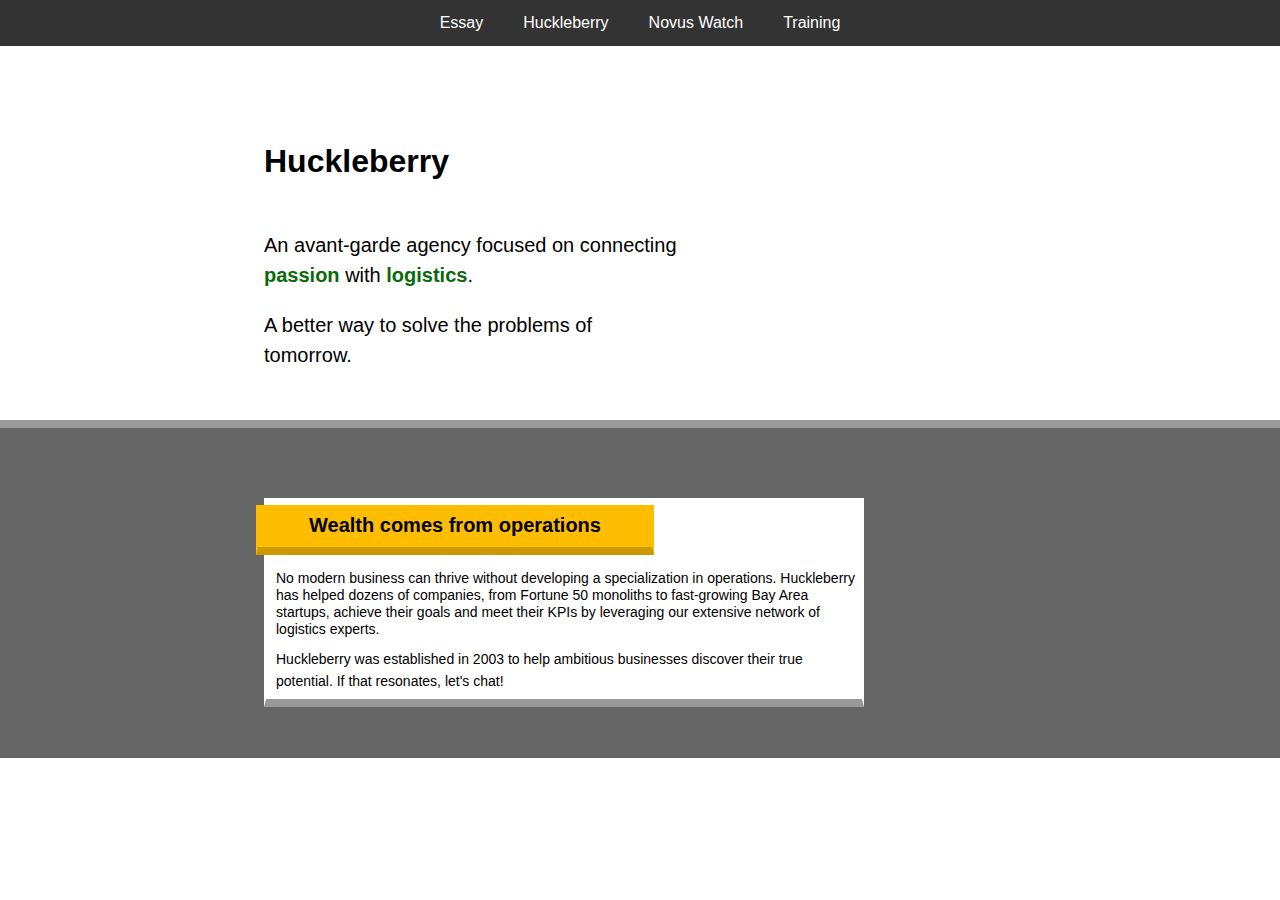
<file: huckleberry.html>
<!DOCTYPE html>
<html lang="en">
  <head>
    <meta charset="UTF-8" />
    <meta name="viewport" content="width=device-width, initial-scale=1.0" />
    <link rel="stylesheet" href="huckleberry.css" />
    <title>Huckleberry</title>
  </head>
  <body>
    <nav class="navbar">
      <ul>
        <li><a href="index.html">Essay</a></li>
        <li><a href="huckleberry.html">Huckleberry</a></li>
        <li><a href="novus-watch.html">Novus Watch</a></li>
        <li><a href="training.html">Training</a></li>
      </ul>
    </nav>
    <div id="header">
      <h1 class="main-heading">Huckleberry</h1>
      <p class="paragraph-1">
        An avant-garde agency focused on connecting
        <strong>passion</strong> with <strong> logistics</strong>.
      </p>

      <p class="paragraph-2">A better way to solve the problems of tomorrow.</p>
    </div>
    <div id="main-content">
      <div class="content-card">
        <h1 class="banner banner-font">Wealth comes from operations</h1>
        <p class="text-1">
          No modern business can thrive without developing a specialization in
          operations. Huckleberry has helped dozens of companies, from Fortune
          50 monoliths to fast-growing Bay Area startups, achieve their goals
          and meet their KPIs by leveraging our extensive network of logistics
          experts.
        </p>
        <p class="text-2">
          Huckleberry was established in 2003 to help ambitious businesses
          discover their true potential. If that resonates, let's chat!
        </p>
      </div>
    </div>
  </body>
</html>
</file>
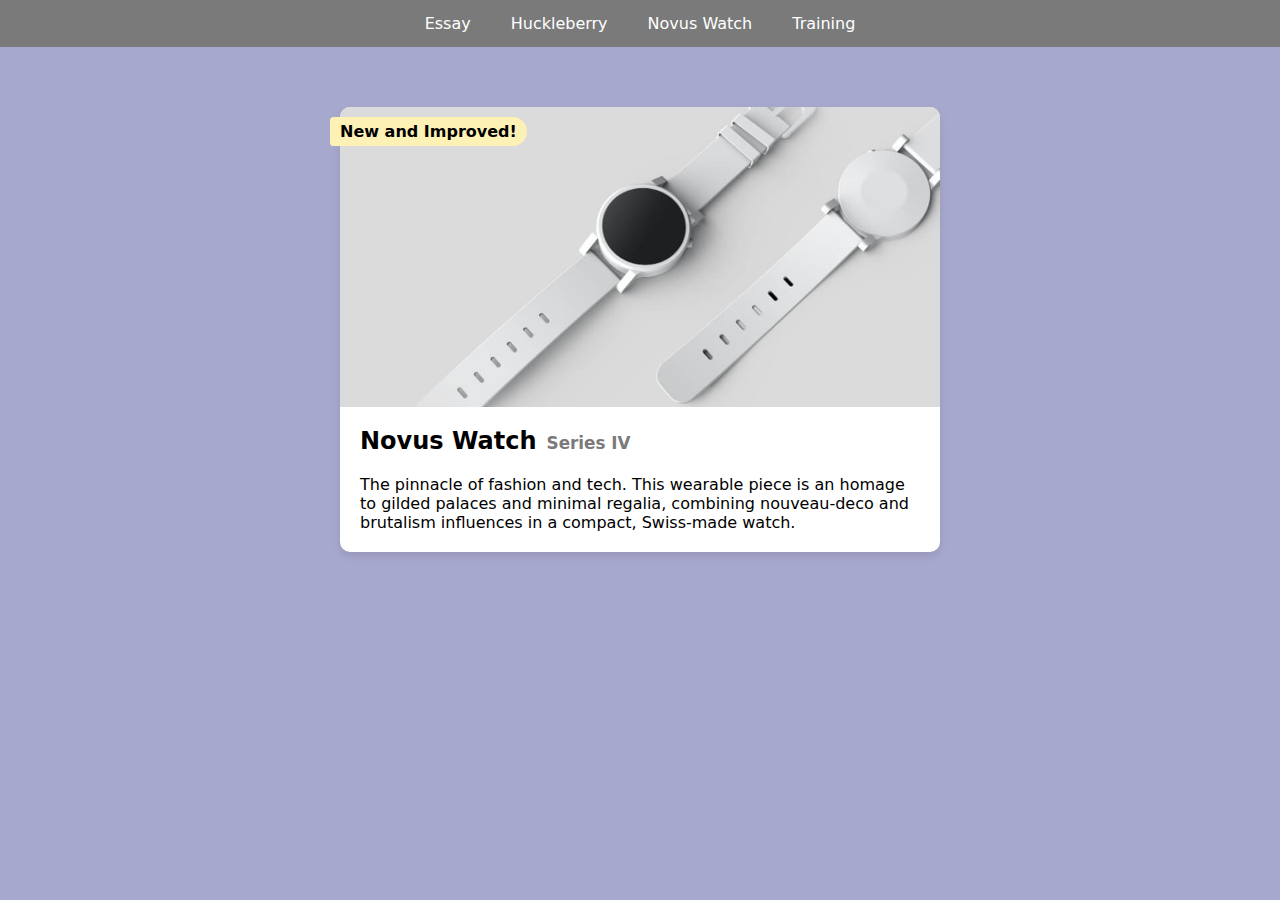
<file: novus-watch.html>
<!DOCTYPE html>
<html lang="en">
<head>
  <meta charset="UTF-8">
  <meta name="viewport" content="width=device-width, initial-scale=1.0">
  <link rel="stylesheet" href="novus-watch.css">
  <title>Novus Watch</title>
</head>
<body>
  <nav class="navbar">
    <ul>
      <li><a href="index.html">Essay</a></li>
      <li><a href="huckleberry.html">Huckleberry</a></li>
      <li><a href="novus-watch.html">Novus Watch</a></li>
      <li><a href="training.html">Training</a></li>
    </ul>
  </nav>
  <div class="card">
    <div class="image-container">
      <img src="novus-watch.jpg" alt="Novus Watch">
      <div class="badge">New and Improved!</div>
    </div>
    <div class="content">
      <h2>Novus Watch <span class="series">Series IV</span></h2>
      <p>
        The pinnacle of fashion and tech. This wearable piece is an homage to gilded palaces and minimal regalia, combining nouveau-deco and brutalism influences in a compact, Swiss-made watch.
      </p>
    </div>
  </div>
</body>
</html>
</file>
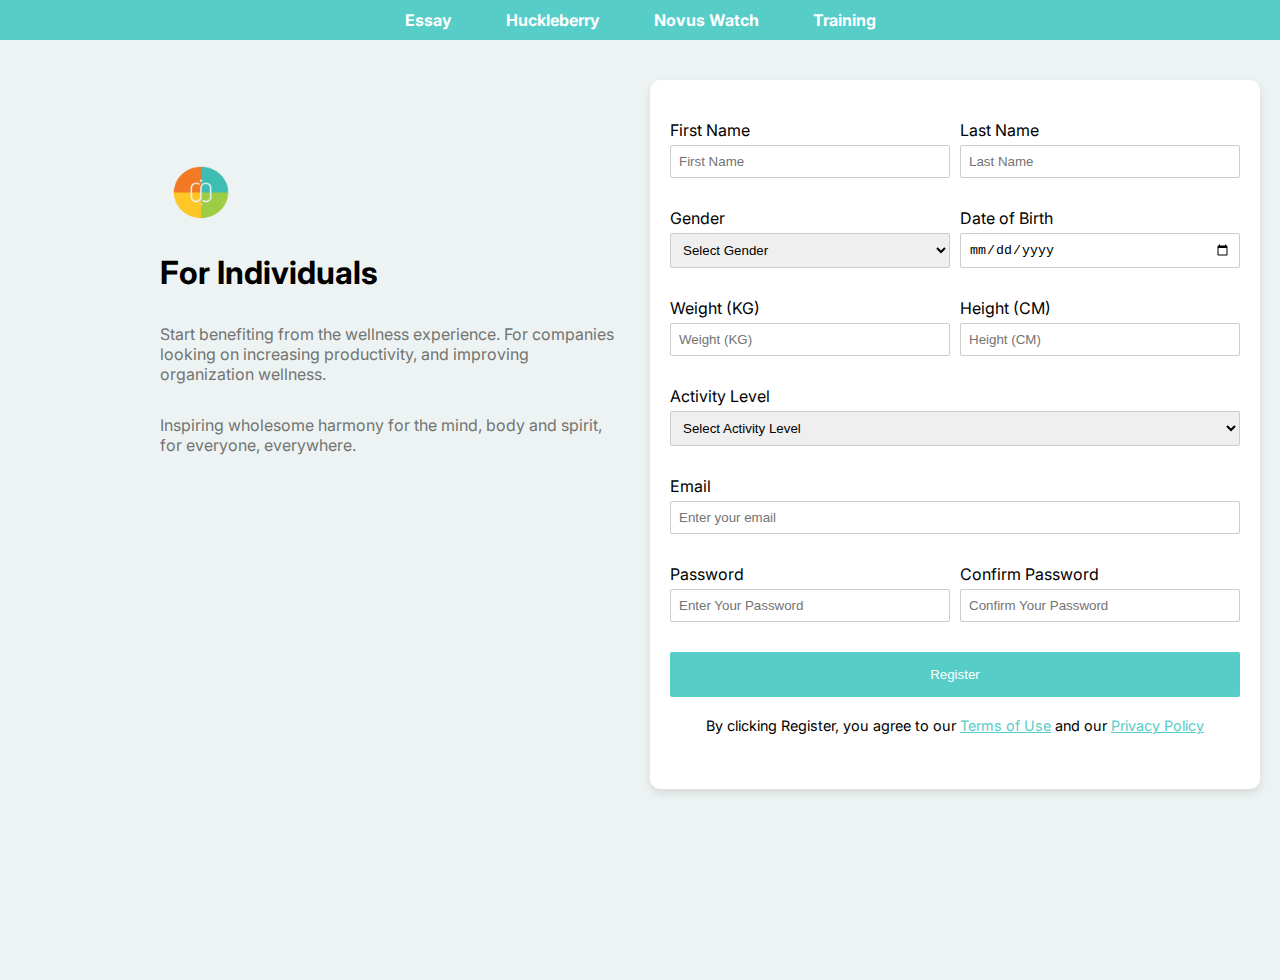
<file: training.html>
<!DOCTYPE html>
<html lang="en">
  <head>
    <meta charset="UTF-8" />
    <meta name="viewport" content="width=device-width, initial-scale=1.0" />
    <link rel="stylesheet" href="training.css" />
    <link href="https://fonts.googleapis.com/css2?family=Inter:wght@400;700&display=swap" rel="stylesheet">
    <title>Web Development Training</title>
  </head>
  <body>
    <nav class="navbar">
      <ul>
        <li><a href="index.html">Essay</a></li>
        <li><a href="huckleberry.html">Huckleberry</a></li>
        <li><a href="novus-watch.html">Novus Watch</a></li>
        <li><a href="training.html">Training</a></li>
      </ul>
    </nav>
    <div id="main-content">
      <div id="info-content">
        <img src="wellness-logo.png" alt="Wellness Logo" class="wellness-logo">
        <h1>For Individuals</h1>
        <p class="desktop-paragraph">
          Start benefiting from the wellness experience. For companies looking on
          increasing productivity, and improving organization wellness.
        </p>
        <p class="mobile-paragraph">
          Inspiring wholesome harmony for the mind, body and spirit, for everyone, everywhere.
        </p>
      </div>
      <div id="form-card">
        <div id="form-content">
          <form>
            <div class="form-row">
              <div class="form-group">
                <label for="first-name">First Name</label>
                <input type="text" id="first-name" name="first-name" placeholder="First Name" required />
              </div>
              <div class="form-group">
                <label for="last-name">Last Name</label>
                <input type="text" id="last-name" name="last-name" placeholder="Last Name" required />
              </div>
            </div>
            <div class="form-row">
              <div class="form-group">
                <label for="gender">Gender</label>
                <select id="gender" name="gender">
                  <option value="" disabled selected>Select Gender</option>
                  <option value="male">Male</option>
                  <option value="female">Female</option>
                  <option value="other">Other</option>
                </select>
              </div>
              <div class="form-group">
                <label for="dob">Date of Birth</label>
                <input type="date" id="dob" name="dob" required />
              </div>
            </div>
            <div class="form-row">
              <div class="form-group">
                <label for="weight">Weight (KG)</label>
                <input type="number" id="weight" name="weight" placeholder="Weight (KG)" required />
              </div>
              <div class="form-group">
                <label for="height">Height (CM)</label>
                <input type="number" id="height" name="height" placeholder="Height (CM)" required />
              </div>
            </div>
            <div class="form-row">
              <div class="form-group">
                <label for="activity-level">Activity Level</label>
                <select id="activity-level" name="activity-level">
                  <option value="" disabled selected>Select Activity Level</option>
                  <option value="sedentary">Sedentary</option>
                  <option value="lightly_active">Lightly Active (light exercise/sports 1-3 days/week)</option>
                  <option value="moderately_active">Moderately Active (moderate exercise/sports 3-5 days/week)</option>
                  <option value="very_active">Very Active (hard exercise/sports 6-7 days a week)</option>
                  <option value="super_active">Super Active (very hard exercise & physical job or 2x training)</option>
                </select>
              </div>
            </div>
            <div class="form-row">
              <div class="form-group">
                <label for="email">Email</label>
                <input type="email" id="email" name="email" placeholder="Enter your email" required />
              </div>
            </div>
            <div class="form-row">
              <div class="form-group">
                <label for="password">Password</label>
                <input type="password" id="password" name="password" placeholder="Enter Your Password" class="password-field" required />
              </div>
              <div class="form-group">
                <label for="confirm-password">Confirm Password</label>
                <input type="password" id="confirm-password" name="confirm-password" placeholder="Confirm Your Password" class="password-field" required />
              </div>
            </div>
            <button type="submit">Register</button>
            <footer>
              <p>
                By clicking Register, you agree to our <u>Terms of Use</u> and our
                <u>Privacy Policy</u>
              </p>
            </footer>
          </form>
        </div>
      </div>
    </div>
  </body>
</html>
</file>
<file: huckleberry.css>
* {
  margin: 0;
  padding: 0;
  box-sizing: border-box;
  font-family: lato, sans-serif;
}

#header {
  padding-top: 96px;
  padding-left: 264px;
  background-color: white;
  width: 100%;
  max-width: 1423px;
  height: 382px;
  border-bottom: 8px solid #999999;
}

.main-heading {
  font-weight: 800;
  font-size: 32px;
  line-height: 38.4px;
  color: #000000;
}

.paragraph-1 {
  font-weight: 400;
  font-size: 20px;
  line-height: 30px;
  color: #000000;
  width: 100%;
  max-width: 415px;
  height: 60px;
  padding-top: 50px;
  left: 264px;
}

.paragraph-1 strong {
  font-weight: 800;
  font-size: 20px;
  line-height: 30px;
  color: #096a09;
}

.paragraph-2 {
  font-weight: 400;
  font-size: 20px;
  line-height: 30px;
  color: #000000;
  width: 100%;
  max-width: 415px;
  height: 60px;
  padding-top: 70px;
  left: 264px;
}

#main-content {
  background-color: #666666;
  width: 100%;
  max-width: 1423px;
  height: 330px;
  padding-top: 70px;
  padding-left: 264px;
}

.content-card {
  border: 2px solid white;
  background-color: white;
  border-bottom: 8px solid #999999;
  width: 100%;
  max-width: 600px;
  height: 209px;
  padding-top: 5px;
  padding-bottom: 5px;
}

.banner {
  border: 2px solid #ffbd00;
  background-color: #ffbd00;
  border-bottom: 8px solid #cc9900;
  width: 100%;
  max-width: 398px;
  height: 60px;
  margin-left: -10px;
}

.banner-font {
  font-size: 20px;
  font-weight: 800;
  line-height: 28.8px;
  text-align: center;
  height: 50px;
  padding-top: 4px;
}

.text-1 {
  font-weight: 500;
  font-size: 14px; 
  line-height: 17px; 
  margin-left: 10px;
  padding-top: 15px;
}

.text-2 {
  font-weight: 500;
  font-size: 14px;
  line-height: 22px;
  margin-left: 10px;
  padding-top: 10px;
}

.navbar {
  width: 100%;
  background-color: #333; 
  position: sticky;
  top: 0;
  z-index: 1000;
}

.navbar ul {
  list-style-type: none;
  margin: 0;
  padding: 0;
  overflow: hidden;
  display: flex;
  justify-content: center;
}

.navbar li {
  float: left;
}

.navbar li a {
  display: block;
  color: white; 
  text-align: center;
  padding: 14px 20px;
  text-decoration: none;
}

.navbar li a:hover {
  background-color: #111; 
  transition: all 200ms ease-in-out;
}


@media (max-width: 1024px) {
  #header, #main-content {
    padding-left: 20px;
    padding-right: 20px;
  }

  .paragraph-1, .paragraph-2 {
    left: 0;
    padding-top: 20px;
  }

  .content-card {
    width: 100%;
  }

  .banner {
    width: 100%;
  }
}

@media (max-width: 768px) {
  #header, #main-content {
    padding-left: 10px;
    padding-right: 10px;
  }

  .paragraph-1, .paragraph-2 {
    font-size: 18px;
    line-height: 28px;
  }

  .main-heading {
    font-size: 28px;
    line-height: 34px;
  }

  .content-card {
    height: auto;
  }

  .banner-font {
    font-size: 18px;
  }
}

@media (max-width: 480px) {
  #header, #main-content {
    padding-left: 5px;
    padding-right: 5px;
  }

  .paragraph-1, .paragraph-2 {
    font-size: 16px;
    line-height: 24px;
  }

  .main-heading {
    font-size: 24px;
    line-height: 30px;
  }

  .content-card {
    height: auto;
  }

  .banner-font {
    font-size: 16px;
  }
}
</file>
<file: novus-watch.css>
body {
  background-color: rgb(167, 168, 205);
  display: flex;
  flex-direction: column;
  align-items: center;
  margin: 0;
  font-family: "PT Serif", ui-sans-serif, system-ui, -apple-system, BlinkMacSystemFont, "Segoe UI", Roboto, "Helvetica Neue", Arial, "Noto Sans", sans-serif, "Apple Color Emoji", "Segoe UI Emoji", "Segoe UI Symbol", "Noto Color Emoji";
}

.navbar {
  width: 100%;
  background-color: rgb(122, 122, 122); 
  position: sticky;
  top: 0;
  z-index: 1000;
}

.navbar ul {
  list-style-type: none;
  margin: 0;
  padding: 0;
  overflow: hidden;
  display: flex;
  justify-content: center;
}

.navbar li {
  float: left;
}

.navbar li a {
  display: block;
  color: white; 
  text-align: center;
  padding: 14px 20px;
  text-decoration: none;
}

.navbar li a:hover {
  background-color: rgb(253, 241, 181);
  color: rgb(155, 156, 196);
  transition: all 200ms ease-in-out;
}

.card {
  background-color: white;
  border-radius: 10px;
  box-shadow: 0 4px 8px rgba(0, 0, 0, 0.1);
  overflow: visible; 
  width: 600px; 
  margin: 20px 0; 
  margin-top: 60px;
}

.image-container {
  position: relative;
}

.image-container img {
  width: 100%;
  height: 300px; 
  object-fit: cover; 
  display: block;
  border-top-left-radius: 10px; 
  border-top-right-radius: 10px; 
}

.badge {
  position: absolute;
  top: 10px;
  left: -10px;
  background-color: rgb(253, 241, 181);
  padding: 5px 10px;
  border-radius: 5px 20px 20px 5px;
  font-weight: bold;
  z-index: 1; 
}

.content {
  padding: 20px;
}

.content h2 {
  margin-top: 0;
  display: flex;
  align-items: baseline;
}

.content h2 .series {
  color: rgb(122, 122, 122);
  font-size: 0.7em; 
  font-weight: medium;
  margin-left: 10px; 
}

.content p {
  margin: 0;
}

@media (max-width: 768px) {
  .card {
    width: 80%;
    margin-top: 50px;
  }

  .image-container img {
    height: 200px;
  }

  .navbar li a {
    padding: 10px 15px;
  }
}

@media (max-width: 480px) {
  .card {
    width: 95%;
    margin-top: 40px;
  }

  .image-container img {
    height: 150px;
  }

  .navbar ul {
    flex-direction: column;
  }

  .navbar li {
    float: none;
  }

  .navbar li a {
    padding: 8px 10px;
  }
}
</file>
<file: training.css>
html, body {
  margin: 0;
  padding: 0;
  background-color: rgb(237, 243, 242);
  font-family: 'Inter', 'Roboto', sans-serif;
}

h1 {
  width: 268px;
  height: 50px;
  padding-left: 140px;
}

.wellness-logo {
  width: 120px;
  height: 77.17px;
  padding-left: 120px;
}

.desktop-paragraph, .mobile-paragraph {
  width: 460px;
  height: 75px;
  padding-left: 140px;
  color: #737373;
}

#main-content {
  display: flex;
  justify-content: space-between;
  align-items: flex-start;
  margin: 20px;
  height: 100vh;
}

#info-content {
  flex: 1;
  margin-right: 20px;
  margin-top: 10vh;
  padding-top: 0;
}

#form-card {
  flex: 1;
  display: flex;
  justify-content: center;
  align-items: center;
  width: 580px;
  height: auto;
}

#form-content {
  width: 100%;
  background-color: white;
  padding: 40px 20px;
  margin: 20px 0;
  border-radius: 10px;
  box-shadow: 0 4px 8px rgba(0, 0, 0, 0.1);
}

.form-row {
  display: flex;
  justify-content: space-between;
  margin-bottom: 15px;
}

.form-group {
  flex: 1;
  margin-right: 10px;
  margin-bottom: 15px;
}

.form-group:last-child {
  margin-right: 0;
}

label {
  display: block;
  margin-bottom: 5px;
}

input, select {
  width: 100%;
  padding: 8px;
  box-sizing: border-box;
  border: 1px solid #ccc;
  border-radius: 2px;
  transition: border-color 0.5s ease-in-out;
}

input::placeholder, select::placeholder {
  color: #737373;
}

input:hover, select:hover {
  border-color: rgb(87, 205, 200);
}

button {
  width: 100%;
  padding: 15px;
  background-color: rgb(87, 205, 200);
  color: white;
  border: none;
  border-radius: 2px;
  cursor: pointer;
}

footer {
  margin-top: 20px;
  text-align: center;
}

footer p {
  font-size: 0.9em;
}

footer p u {
  color: rgb(87, 205, 200);
}

.navbar {
  position: sticky;
  display: flex;
  justify-content: center;
  flex-wrap: wrap;
  width: 100%;
  background-color: rgb(87, 205, 200);
  padding: 10px 0;
  z-index: 1000;
  box-sizing: border-box;
  top: 0; /* Ensure this is set */
}

.navbar ul {
  list-style-type: none;
  margin: 0;
  padding: 0;
  display: flex;
  justify-content: center;
  flex-wrap: wrap;
}

.navbar li {
  margin: 0 15px;
  list-style: none;
}

.navbar a {
  color: white;
  text-decoration: none;
  font-weight: bold;
  padding: 5px 10px;
  border: 2px solid transparent;
  transition: color 0.3s ease, background-color 0.3s ease, border 0.3s ease;
}

.navbar a:hover {
  color: rgb(87, 205, 200);
  background-color: white;
  border-color: white;
}

@media (max-width: 768px) {
  .desktop-paragraph {
    display: none;
  }

  .mobile-paragraph {
    display: block;
  }

  .navbar ul {
    display: flex;
    justify-content: center;
    flex-wrap: nowrap;
    overflow-x: auto;
  }

  .navbar li {
    flex: 0 0 auto;
    margin: 5px 10px;
  }

  .navbar a {
    padding: 5px 10px;
    white-space: nowrap;
  }

  #main-content {
    flex-direction: column;
    align-items: center;
    height: auto;
  }

  #form-card {
    width: 100%;
    margin-top: 20px;
    display: flex;
    justify-content: center;
  }

  #form-content {
    width: 100%;
    max-width: 400px;
    margin: 0 auto;
  }

  h1, .wellness-logo, .desktop-paragraph, .mobile-paragraph {
    padding-left: 20px;
    width: auto;
  }

  .navbar {
    justify-content: center;
  }

  .navbar li {
    margin: 10px 0;
  }
}
</file>
